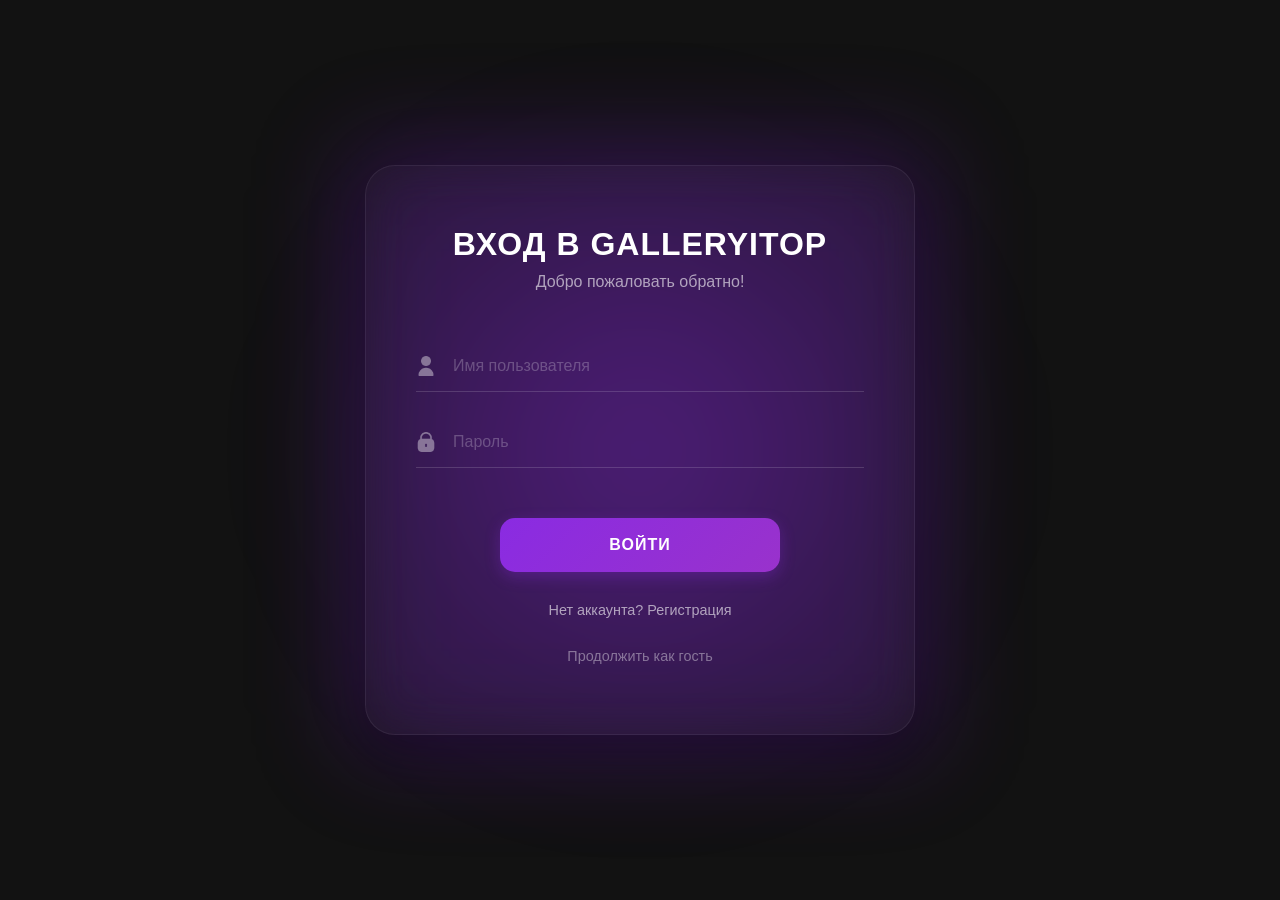
<file: index.html>
<!DOCTYPE html>
<html lang="ru">
<head>
    <meta charset="UTF-8">
    <meta name="viewport" content="width=device-width, initial-scale=1.0">
    <link rel="stylesheet" href="style.css">
    <script src="theme-loader.js"></script>
    <title>Вход — GALLERYITOP</title>
</head>
<body class="login-body">
    <div class="login-glow"></div> <main class="login-wrapper">
        <form class="login-card" id="loginForm">
            <div class="login-header">
                <h2>ВХОД В GALLERYITOP</h2>
                <p>Добро пожаловать обратно!</p>
            </div>
            
            <div class="input-group">
                <div class="input-modern">
                    <img src="img/user.png" alt="" class="input-icon">
                    <input type="text" id="loginInput" placeholder="Имя пользователя" required>
                </div>
                
                <div class="input-modern password-field">
                    <img src="img/lock.png" alt="" class="input-icon">
                    <input type="password" id="passInput" placeholder="Пароль" required>
                </div>
            </div>
            
            <div class="action-buttons vertical-buttons">
                <button type="submit" class="button-modern submit-button">ВОЙТИ</button>
                
                <div class="secondary-links" style="display: flex; flex-direction: column; align-items: center; gap: 10px;">
                    <a href="registration/registration.html" class="button-link">Нет аккаунта? Регистрация</a>
                    <a href="search/search.html" id="guestLink" class="button-link" style="opacity: 0.4;">Продолжить как гость</a>
                </div>
            </div>
        </form>
    </main>
    
    <script src="auth.js"></script>
</body>
</html>
</file>
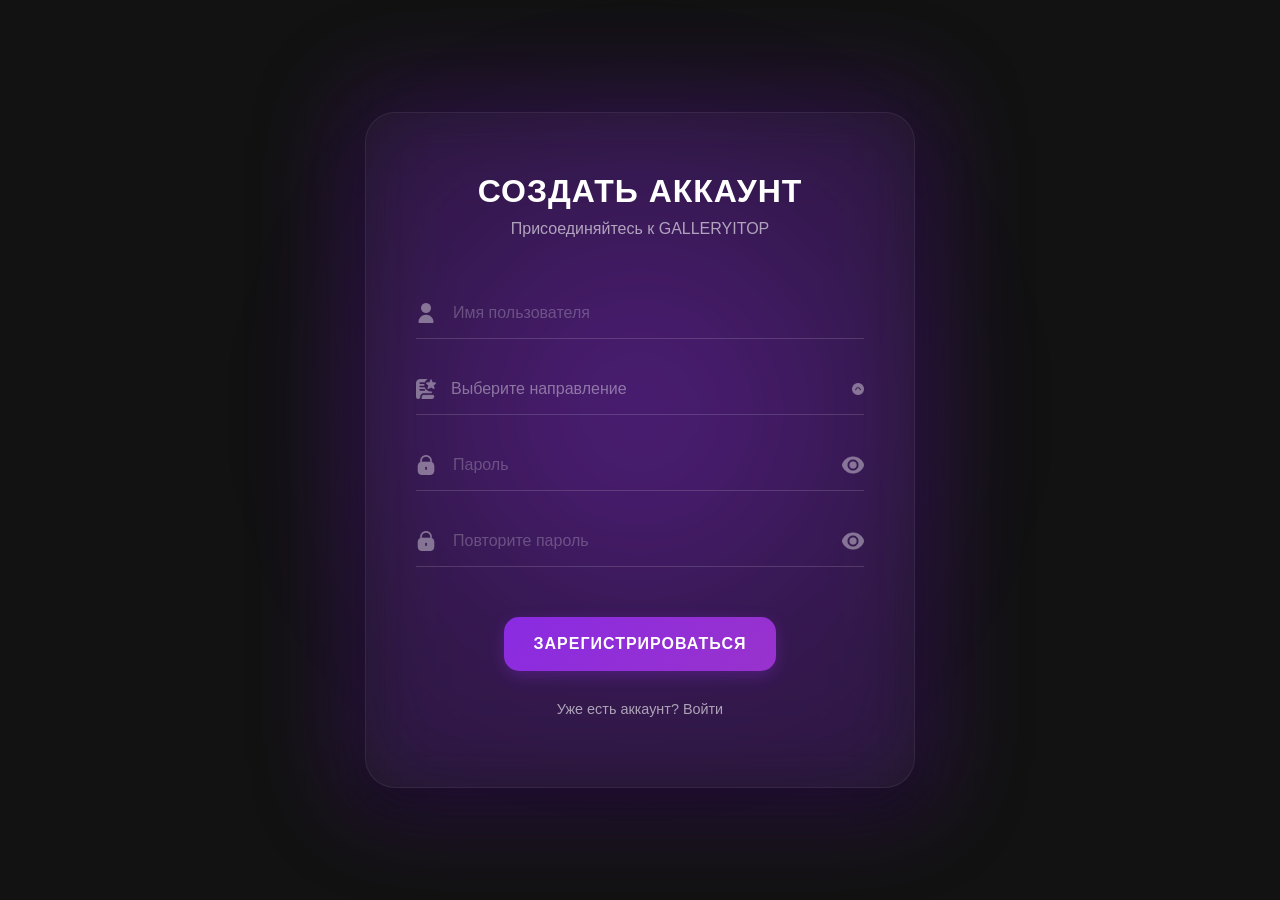
<file: registration/registration.html>
<!DOCTYPE html>
<html lang="ru">
<head>
    <meta charset="UTF-8">
    <meta name="viewport" content="width=device-width, initial-scale=1.0">
    <link rel="stylesheet" href="../style.css">
    <script src="../theme-loader.js"></script>
    <title>Регистрация — GALLERYITOP</title>
</head>
<body class="login-body">
    <main class="login-wrapper">
        <div class="login-glow"></div>
        
        <form class="login-card registration-card" id="registerForm">
            <div class="login-header">
                <h2>СОЗДАТЬ АККАУНТ</h2>
                <p>Присоединяйтесь к GALLERYITOP</p>
            </div>
            
            <div class="input-group">
                <div class="input-modern">
                    <img src="../img/user.png" alt="" class="input-icon">
                    <input type="text" id="regLogin" placeholder="Имя пользователя" required>
                </div>

                <div class="custom-select" id="regRoleContainer">
                    <div class="select-trigger input-modern">
                        <img src="../img/role.png" alt="" class="input-icon">
                        <span id="regRoleLabel">Выберите направление</span>
                        <img src="../img/angle-circle-up.png" alt="" class="arrow-icon">
                    </div>
                    <div class="select-options">
                        <div class="option" data-value="Программист">Программист</div>
                        <div class="option" data-value="Дизайнер">Дизайнер</div>
                        <div class="option" data-value="Преподаватель">Преподаватель</div>
                    </div>
                    <input type="hidden" id="regRole" required>
                </div>

                <div class="input-modern password-field">
                    <img src="../img/lock.png" alt="" class="input-icon">
                    <input type="password" id="regPass" placeholder="Пароль" required>
                    <img src="../img/eye.png" alt="" class="eye-icon" id="togglePass">
                </div>

                <div class="input-modern password-field">
                    <img src="../img/lock.png" alt="" class="input-icon">
                    <input type="password" id="regPassConfirm" placeholder="Повторите пароль" required>
                    <img src="../img/eye.png" alt="" class="eye-icon" id="togglePassConfirm">
                </div>
            </div>
            
            <div class="action-buttons horizontal-buttons">
                <button type="submit" class="button-modern submit-button">ЗАРЕГИСТРИРОВАТЬСЯ</button>
                <a href="../index.html" class="button-link">Уже есть аккаунт? Войти</a>
            </div>
        </form>
    </main>

    <script src="../auth.js"></script>
</body>
</html>
</file>
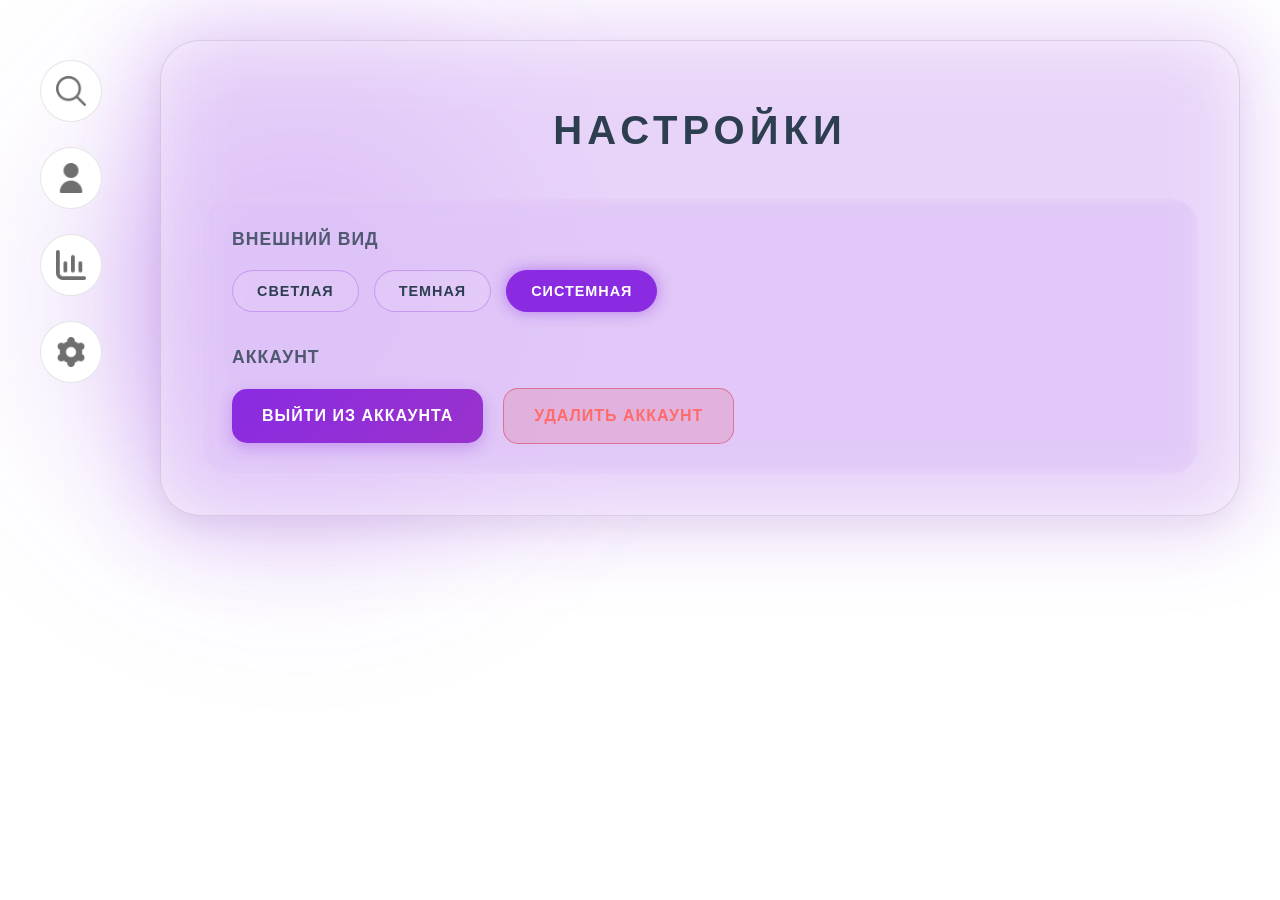
<file: settings/settings.html>
<!DOCTYPE html>
<html lang="ru">
<head>
    <meta charset="UTF-8">
    <meta name="viewport" content="width=device-width, initial-scale=1.0">
    <link rel="stylesheet" href="../style.css">
    <script src="../theme-loader.js"></script>
    <title>Настройки — GALLERYITOP</title>
</head>
<body class="search-page-body">
    <div class="login-glow"></div>
    <div class="app-container">
        <aside class="sidebar">
            <a href="../search/search.html"><div class="icon"><img src="../img/search.png" alt="Поиск"></div></a>
            <a href="../profile/profile.html"><div class="icon"><img src="../img/user.png" alt="Профиль"></div></a>
            <a href="../top/top.html"><div class="icon"><img src="../img/stats.png" alt="Топ"></div></a>
            <a href="../settings/settings.html"><div class="icon"><img src="../img/settings.png" alt="Настройки"></div></a>
        </aside>

        <main class="main-content glass-panel">
            <header class="top-header">
                <h1>НАСТРОЙКИ</h1>
            </header>

            <section class="settings-section">
                <!-- Внешний вид -->
                <div class="settings-block">
                    <h3>ВНЕШНИЙ ВИД</h3>
                    <div class="theme-switcher">
                        <button class="theme-btn" data-theme-val="light">СВЕТЛАЯ</button>
                        <button class="theme-btn" data-theme-val="dark">ТЕМНАЯ</button>
                        <button class="theme-btn" data-theme-val="system">СИСТЕМНАЯ</button>
                    </div>
                </div>

                <!-- Аккаунт -->
                <div class="settings-block">
                    <h3>АККАУНТ</h3>
                    <div class="account-actions">
                        <button class="button-modern secondary-button" id="logoutBtn">ВЫЙТИ ИЗ АККАУНТА</button>
                        <button class="button-modern delete-account-btn" id="deleteAccBtn">УДАЛИТЬ АККАУНТ</button>
                    </div>
                </div>
            </section>
        </main>
    </div>

    <!-- Модальное окно (остаётся без изменений) -->
    <div class="modal-overlay" id="confirmModal" style="display: none;">
        <div class="modal-glass-card confirm-card">
            <h2 id="confirmTitle">ВЫ УВЕРЕНЫ?</h2>
            <p id="confirmText">Это действие нельзя будет отменить.</p>
            <div class="action-buttons horizontal-buttons">
                <button class="button-modern submit-button green-btn" id="confirmYes">ДА, ПОДТВЕРЖДАЮ</button>
                <button class="button-link" id="confirmNo">ОТМЕНА</button>
            </div>
        </div>
    </div>

    <script src="../auth.js"></script>
    <script src="setting.js"></script>
</body>
</html>
</file>
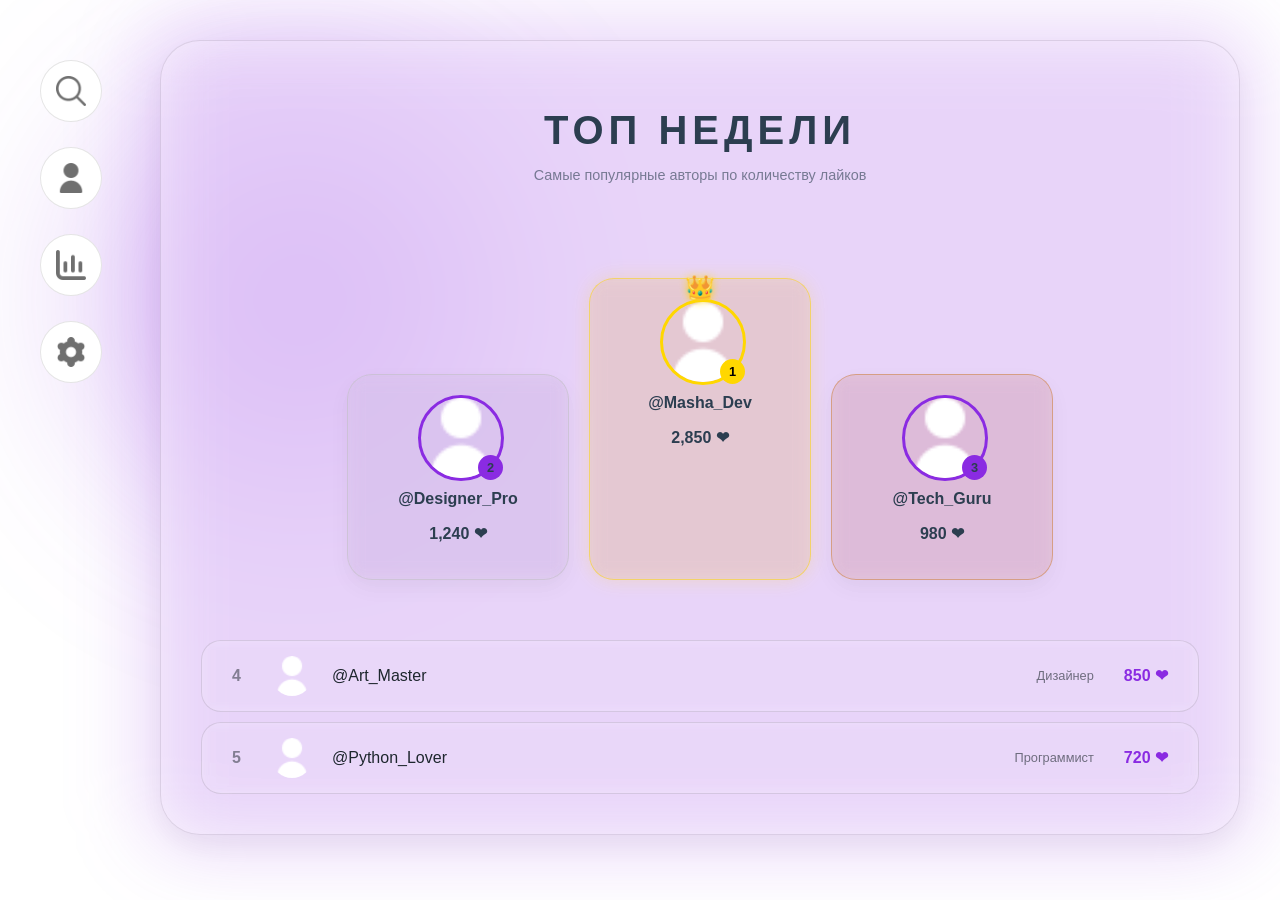
<file: top/top.html>
<!DOCTYPE html>
<html lang="ru">
<head>
    <meta charset="UTF-8">
    <meta name="viewport" content="width=device-width, initial-scale=1.0">
    <link rel="stylesheet" href="../style.css">
    <script src="../theme-loader.js"></script>
    <title>Топ недели — GALLERYITOP</title>
</head>
<body class="search-page-body">
    <div class="login-glow"></div> 

    <div class="app-container">
        <aside class="sidebar">
            <a href="../search/search.html"><div class="icon"><img src="../img/search.png" alt="Поиск"></div></a>
            <a href="../profile/profile.html"><div class="icon"><img src="../img/user.png" alt="Профиль"></div></a>
            <a href="../top/top.html"><div class="icon"><img src="../img/stats.png" alt="Топ"></div></a>
            <a href="../settings/settings.html"><div class="icon"><img src="../img/settings.png" alt="Настройки"></div></a>
        </aside>

        <main class="main-content glass-panel">
            <header class="top-header">
                <h1>ТОП НЕДЕЛИ</h1>
                <p>Самые популярные авторы по количеству лайков</p>
            </header>

            <section class="podium">
                <div class="podium-item silver">
                    <div class="podium-avatar">
                        <img src="../img/user.png" alt="">
                        <div class="rank-badge">2</div>
                    </div>
                    <p class="podium-name">@Designer_Pro</p>
                    <p class="podium-likes">1,240 ❤</p>
                </div>

                <div class="podium-item gold">
                    <div class="podium-avatar">
                        <div class="crown">👑</div>
                        <img src="../img/user.png" alt="">
                        <div class="rank-badge">1</div>
                    </div>
                    <p class="podium-name">@Masha_Dev</p>
                    <p class="podium-likes">2,850 ❤</p>
                </div>

                <div class="podium-item bronze">
                    <div class="podium-avatar">
                        <img src="../img/user.png" alt="">
                        <div class="rank-badge">3</div>
                    </div>
                    <p class="podium-name">@Tech_Guru</p>
                    <p class="podium-likes">980 ❤</p>
                </div>
            </section>

            <div class="top-list">
                <div class="top-list-item">
                    <span class="list-rank">4</span>
                    <img src="../img/user.png" alt="" class="list-avatar">
                    <span class="list-name">@Art_Master</span>
                    <span class="list-role">Дизайнер</span>
                    <span class="list-likes">850 ❤</span>
                </div>
                <div class="top-list-item">
                    <span class="list-rank">5</span>
                    <img src="../img/user.png" alt="" class="list-avatar">
                    <span class="list-name">@Python_Lover</span>
                    <span class="list-role">Программист</span>
                    <span class="list-likes">720 ❤</span>
                </div>
            </div>
        </main>
    </div>

    <script>
    // Добавляем иконку просмотра профиля по клику (можно перенаправить)
    document.querySelectorAll('.top-list-item').forEach(item => {
        item.style.cursor = 'pointer';
        item.addEventListener('click', () => {
            const name = item.querySelector('.list-name')?.innerText || 'пользователь';
            alert(`Переход на профиль ${name} (демо)`);
            // window.location.href = `../profile/profile.html?user=${name}`;
        });
    });
    
</script>
</body>
</html>
</file>
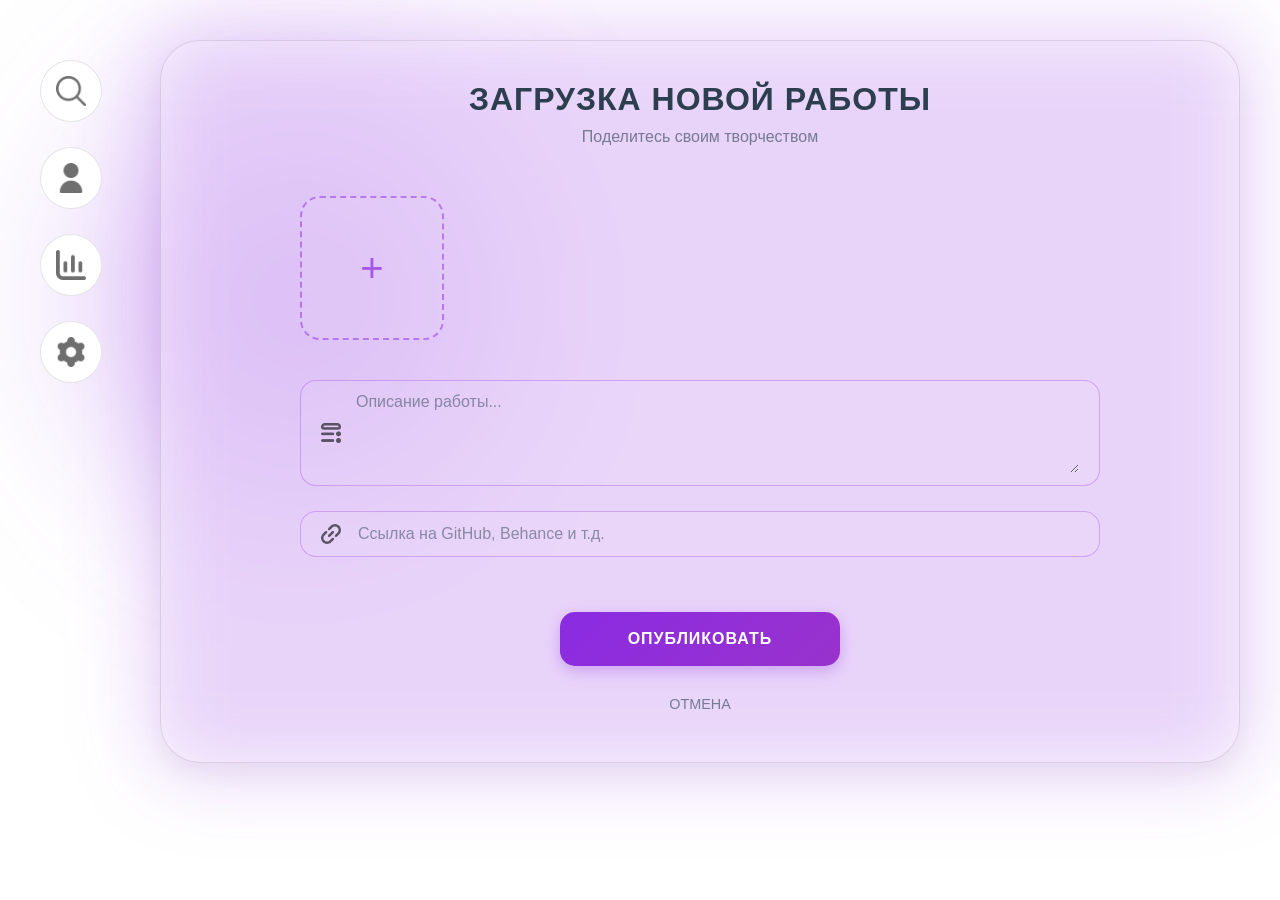
<file: upload/upload.html>
<!DOCTYPE html>
<html lang="ru">
<head>
    <meta charset="UTF-8">
    <meta name="viewport" content="width=device-width, initial-scale=1.0">
    <title>Загрузка работы</title>
    <link rel="stylesheet" href="../style.css">
    <script src="../theme-loader.js"></script>
</head>
<body class="search-page-body">
    <div class="login-glow"></div>

    <div class="app-container">
        <aside class="sidebar">
            <a href="../search/search.html"><div class="icon"><img src="../img/search.png" alt="Поиск"></div></a>
            <a href="../profile/profile.html"><div class="icon"><img src="../img/user.png" alt="Профиль"></div></a>
            <a href="../top/top.html"><div class="icon"><img src="../img/stats.png" alt="Топ"></div></a>
            <a href="../settings/settings.html"><div class="icon"><img src="../img/settings.png" alt="Настройки"></div></a>
        </aside>

        <main class="main-content glass-panel">
            <div class="upload-container">
                <div class="login-header">
                    <h2>ЗАГРУЗКА НОВОЙ РАБОТЫ</h2>
                    <p>Поделитесь своим творчеством</p>
                </div>

                <form id="uploadForm">
                    <!-- Динамическая сетка изображений -->
                    <div class="images-grid" id="imagesGrid">
                        <div class="image-upload-card add-card" id="addImageCard">
                            <div class="plus-icon">+</div>
                        </div>
                    </div>

                    <!-- Поле описания -->
                    <div class="input-modern">
                        <img src="../img/description.png" alt="" class="input-icon">
                        <textarea id="workDescription" rows="4" placeholder="Описание работы..."></textarea>
                    </div>

                    <!-- Поле ссылки -->
                    <div class="input-modern">
                        <img src="../img/link.png" alt="" class="input-icon">
                        <input type="url" id="workLink" placeholder="Ссылка на GitHub, Behance и т.д.">
                    </div>

                    <div class="action-buttons vertical-buttons modal-actions">
                        <button type="submit" class="button-modern submit-button">ОПУБЛИКОВАТЬ</button>
                        <a href="../search/search.html" class="button-link">ОТМЕНА</a>
                    </div>
                </form>
            </div>
        </main>
    </div>

    <script>
        const imagesGrid = document.getElementById('imagesGrid');
        const addCard = document.getElementById('addImageCard');
        let imageCount = 0;
        let uploadedFiles = [];

        // Создаём новый элемент загруженного изображения
        function createImageCard(file) {
            const card = document.createElement('div');
            card.className = 'image-upload-card loaded-card';
            
            const img = document.createElement('img');
            img.src = URL.createObjectURL(file);
            img.className = 'uploaded-image';
            
            const deleteBtn = document.createElement('button');
            deleteBtn.className = 'delete-image';
            deleteBtn.innerHTML = '✕';
            deleteBtn.title = 'Удалить';
            deleteBtn.addEventListener('click', (e) => {
                e.stopPropagation();
                card.remove();
                // Удаляем файл из массива uploadedFiles
                const index = uploadedFiles.findIndex(f => f === file);
                if (index !== -1) uploadedFiles.splice(index, 1);
                // Если после удаления остался только addCard, ничего не делаем
            });
            
            card.appendChild(img);
            card.appendChild(deleteBtn);
            
            // Вставляем перед addCard
            imagesGrid.insertBefore(card, addCard);
            return card;
        }
        
        // Обработчик добавления нового изображения (через клик на addCard)
        function triggerFileInput() {
            const input = document.createElement('input');
            input.type = 'file';
            input.accept = 'image/*';
            input.onchange = (e) => {
                const file = e.target.files[0];
                if (file && file.type.startsWith('image/')) {
                    createImageCard(file);
                    uploadedFiles.push(file);
                }
            };
            input.click();
        }
        
        addCard.addEventListener('click', triggerFileInput);
        
        // Обработка отправки формы
        document.getElementById('uploadForm').addEventListener('submit', async (e) => {
            e.preventDefault();
            
            const description = document.getElementById('workDescription').value;
            const link = document.getElementById('workLink').value;
            
            if (uploadedFiles.length === 0) {
                alert('Загрузите хотя бы одно изображение');
                return;
            }
            
            // Здесь вы можете отправить данные на сервер через fetch
            // Например:
            /*
            const formData = new FormData();
            uploadedFiles.forEach(file => formData.append('images[]', file));
            formData.append('description', description);
            formData.append('link', link);
            
            const response = await fetch('../api/upload', { method: 'POST', body: formData });
            if (response.ok) {
                alert('Работа успешно загружена!');
                window.location.href = '../search/search.html';
            } else {
                alert('Ошибка загрузки');
            }
            */
            
            // Пока имитация:
            console.log('Изображения:', uploadedFiles);
            console.log('Описание:', description);
            console.log('Ссылка:', link);
            alert('Работа успешно загружена! (демо)');
            window.location.href = '../search/search.html';
        });
    </script>

    <style>
        .upload-container {
            max-width: 800px;
            margin: 0 auto;
            width: 100%;
        }
        .images-grid {
            display: grid;
            grid-template-columns: repeat(auto-fill, minmax(140px, 1fr));
            gap: 20px;
            margin-bottom: 40px;
        }
        .image-upload-card {
            aspect-ratio: 1 / 1;
            background: rgba(255,255,255,0.05);
            border: 2px dashed rgba(138,43,226,0.5);
            border-radius: 20px;
            display: flex;
            justify-content: center;
            align-items: center;
            cursor: pointer;
            transition: 0.3s;
            position: relative;
            overflow: hidden;
        }
        .image-upload-card:hover {
            border-color: #8a2be2;
            background: rgba(138,43,226,0.1);
        }
        .add-card .plus-icon {
            font-size: 2.5rem;
            color: rgba(138,43,226,0.7);
        }
        .loaded-card {
            border: 2px solid rgba(138,43,226,0.6);
            background: transparent;
        }
        .uploaded-image {
            width: 100%;
            height: 100%;
            object-fit: cover;
            display: block;
        }
        .delete-image {
            position: absolute;
            top: 8px;
            right: 8px;
            width: 28px;
            height: 28px;
            background: rgba(0,0,0,0.6);
            border: none;
            border-radius: 50%;
            color: white;
            font-size: 1rem;
            cursor: pointer;
            display: flex;
            justify-content: center;
            align-items: center;
            transition: 0.2s;
        }
        .delete-image:hover {
            background: #ff4444;
            transform: scale(1.1);
        }
        .input-modern {
            margin-bottom: 20px;
        }
        textarea {
            width: 100%;
            background: none;
            border: none;
            outline: none;
            color: var(--text-main);
            font-size: 1rem;
            font-family: inherit;
            resize: vertical;
            padding: 0;
        }
        textarea::placeholder,
        input::placeholder {
            color: var(--text-main);
            opacity: 0.4;
        }
        .input-modern:focus-within textarea,
        .input-modern:focus-within input {
            border-color: #8a2be2;
        }
        .input-modern:focus-within .input-icon {
            opacity: 1;
        }
    </style>
</body>
</html>
</file>
<file: style.css>
:root {
    /* --- НОВАЯ УЛУЧШЕННАЯ СВЕТЛАЯ ТЕМА --- */
    --bg-app: linear-gradient(135deg, #eef2f7 0%, #e0e8f0 100%);
    --bg-main: rgba(255, 255, 255, 0.8);
    --bg-card: #ffffff;
    --bg-search: #f8f9fc;
    --bg-image: #e9ecef;
    --text-main: #2c3e50;
    --glass-border: rgba(0, 0, 0, 0.1);
    --glass-shadow: 0 12px 30px rgba(0, 0, 0, 0.05);
    --icon-filter: invert(0) brightness(0.2);
    --icon-bg-hover: rgba(138, 43, 226, 0.1);
    --color-glow: rgba(138, 43, 226, 0.2);
    --glass-bg: rgba(255, 255, 255, 0.6);
    --profile-cover-gradient: linear-gradient(135deg, #8a2be2, #b75eff);
    --profile-avatar-bg: #ffffff;
    --profile-name-color: #1e272e;
    --profile-role-color: #8a2be2;
    --profile-card-bg: #ffffff;
    --profile-card-shadow: 0 8px 20px rgba(0, 0, 0, 0.05);
    --modal-bg: rgba(243, 232, 255, 0.95);
    --modal-text: #2c3e50;
    --modal-input-bg: rgba(0,0,0,0.05);
    --modal-border: rgba(138,43,226,0.4);
}

[data-theme="dark"] {
    --bg-app: #1a1a1a;
    --bg-main: #2d2d2d;
    --bg-card: #3d3d3d;
    --bg-image: #505050;
    --bg-search: #3d3d3d;
    --text-main: #ffffff;
    --glass-border: rgba(255, 255, 255, 0.1);
    --glass-shadow: 0 12px 40px rgba(0, 0, 0, 0.3);
    --icon-filter: brightness(0) invert(1);
    --color-glow: rgba(63, 35, 87, 0.55);
    --glass-bg: rgba(0, 0, 0, 0.3);
    --modal-bg: rgba(20, 20, 30, 0.95);
    --modal-text: #ffffff;
    --modal-input-bg: rgba(255,255,255,0.1);
    --modal-border: rgba(138,43,226,0.5);
}

@media (prefers-color-scheme: dark) {
    [data-theme="system"] {
        --bg-app: #1a1a1a;
        --bg-main: #2d2d2d;
        --bg-card: #3d3d3d;
        --bg-image: #505050;
        --bg-search: #3d3d3d;
        --text-main: #ffffff;
        --glass-border: rgba(255, 255, 255, 0.1);
        --glass-shadow: 0 12px 40px rgba(0, 0, 0, 0.3);
        --icon-filter: brightness(0) invert(1);
        --color-glow: rgba(63, 35, 87, 0.55);
        --glass-bg: rgba(0, 0, 0, 0.3);
    }
}

/* Исправление для иконок */
.icon img,
.search-icon-inner img,
.input-icon,
.eye-icon,
.arrow-icon {
    filter: var(--icon-filter);
    transition: filter 0.3s ease;
}

.card-modern .user-name,
.search-header h1 {
    color: var(--text-main) !important;
}

.main-content.glass-panel {
    background: var(--glass-bg) !important;
    backdrop-filter: blur(15px);
    border: 1px solid var(--glass-border);
    box-shadow: var(--glass-shadow);
}

/* Стиль для активной кнопки в настройках */
.theme-btn.active {
    background: #8a2be2 !important;
    color: white !important;
    border-color: #8a2be2 !important;
}

/* Зеленая кнопка подтверждения */
.green-btn {
    background: #28a745 !important;
    border-color: #28a745 !important;
    color: white !important;
}

.danger-text,
.button-link {
    background: none !important;
    background-color: transparent !important;
    border: none !important;
    box-shadow: none !important;
    color: var(--text-main) !important;
    opacity: 0.6;
    cursor: pointer;
    font-family: inherit;
    font-size: 0.9rem;
    transition: all 0.3s ease;
    text-decoration: none;
    padding: 10px 0;
    display: inline-block;
}

.danger-text:hover,
.button-link:hover {
    opacity: 1;
    transform: translateY(-2px);
}

.danger-zone {
    background: none !important;
    border: none !important;
    padding: 0 !important;
}

/* Базовые стили */
body {
    margin: 0;
    font-family: 'Arial', sans-serif;
    background-color: var(--bg-app);
    color: var(--text-main);
    min-height: 100vh;
    background-attachment: fixed;
    transition: all 0.1s ease;
}

h1, h2, h3, p {
    color: var(--text-main);
}

/* Специальный класс для body на странице логина (чтобы центрировать) */
.login-body {
    display: flex !important;
    justify-content: center !important;
    align-items: center !important;
    height: 100vh !important;
    padding: 20px;
    box-sizing: border-box;
    position: relative;
    overflow: hidden;
    background-color: #121212;
}

.login-body .login-card h2,
.login-body .login-card p,
.login-body .login-card a,
.login-body .login-header h2,
.login-body .login-header p,
.login-body .input-modern input,
.login-body .select-trigger span,
.login-body .option,
.login-body #regRoleLabel {
    color: #ffffff !important;
}

.login-body .select-options {
    background: rgba(40, 40, 40, 0.95) !important;
    border: 1px solid rgba(255, 255, 255, 0.1);
    backdrop-filter: blur(10px);
}

.login-body .option:hover {
    background: rgba(138, 43, 226, 0.3) !important;
    color: #ffffff !important;
}

.login-body .custom-select .input-icon,
.login-body .custom-select .arrow-icon {
    filter: brightness(0) invert(1) !important;
}

.login-body .input-modern input::placeholder {
    color: rgba(255, 255, 255, 0.6) !important;
}

.login-wrapper {
    width: 100%;
    display: flex;
    justify-content: center;
}

.login-card h2,
.login-card p,
.login-card a,
.login-header h2,
.login-header p {
    color: var(--text-main) !important;
}

.input-modern input {
    color: var(--text-main) !important;
    background: transparent;
}

.input-modern input::placeholder {
    color: var(--text-main);
    opacity: 0.6;
}

.login-card {
    background-color: var(--bg-main);
    padding: 50px 40px;
    border-radius: 40px;
    width: 100%;
    max-width: 500px;
    box-shadow: 0 15px 30px rgba(0, 0, 0, 0.2);
    box-sizing: border-box;
    display: flex;
    flex-direction: column;
    align-items: center;
    position: relative;
}

.login-card::before {
    content: "";
    position: absolute;
    top: -20px;
    left: -20px;
    right: -20px;
    bottom: -20px;
    background: #6c19b981;
    filter: blur(50px);
    border-radius: 30px;
    z-index: -1;
    opacity: 0.6;
    transition: opacity 0.5s ease;
}

.login-card:hover::before {
    opacity: 0.8;
}

.login-header {
    background-color: var(--bg-search);
    padding: 15px 30px;
    border-radius: 30px;
    margin-bottom: 40px;
}

.login-header h2 {
    margin: 0;
    font-size: 1rem;
    color: var(--text-main);
    font-weight: 900;
}

.input-group {
    width: 100%;
    display: flex;
    flex-direction: column;
    gap: 20px;
    margin-bottom: 40px;
}

.input-oval {
    background-color: var(--bg-search);
    border-radius: 30px;
    padding: 10px 20px;
    display: flex;
    align-items: center;
}

.input-oval input {
    background: none;
    border: none;
    outline: none;
    width: 100%;
    color: inherit;
    font-size: 0.9rem;
}

.action-buttons {
    width: 100%;
    display: flex;
    flex-direction: column;
    align-items: center;
    gap: 15px;
}

.button-oval {
    background-color: var(--bg-search);
    padding: 15px 0;
    border-radius: 30px;
    text-decoration: none;
    color: var(--text-main);
    font-size: 0.9rem;
    font-weight: 900;
    transition: 0.3s;
    width: 200px;
    text-align: center;
    display: block;
}

.secondary-button {
    background-color: var(--bg-search);
}

.button-oval:hover {
    transform: scale(1.05);
    filter: brightness(1.1);
    background-color: #4a4a4a;
}

.submit-button {
    background-color: #8a2be2;
    color: #ffffff !important;
}

.submit-button:hover {
    box-shadow: 0 0 10px rgba(138, 43, 226, 0.5);
    background-color: #9932cc;
}

.app-container {
    display: flex;
    gap: 40px;
    padding: 40px;
    max-width: 1400px;
    margin: 0 auto;
    min-height: calc(100vh - 80px);
}

.sidebar {
    display: flex;
    flex-direction: column;
    gap: 25px;
    padding-top: 20px;
    min-width: 80px;
    position: sticky;
    top: 40px;
    height: fit-content;
    z-index: 10;
}

.icon {
    width: 60px;
    height: 60px;
    background: var(--bg-card);
    backdrop-filter: blur(10px);
    border: 1px solid var(--glass-border);
    border-radius: 50%;
    display: flex;
    justify-content: center;
    align-items: center;
    cursor: pointer;
    transition: all 0.4s cubic-bezier(0.175, 0.885, 0.32, 1.275);
    position: relative;
}

.icon img {
    width: 50%;
    height: 50%;
    object-fit: contain;
    filter: var(--icon-filter);
    opacity: 0.7;
    transition: 0.3s;
}

.icon:hover {
    transform: scale(1.1);
    background: rgba(138, 43, 226, 0.2);
    border-color: #8a2be2;
    box-shadow: 0 0 20px rgba(138, 43, 226, 0.4);
}

.icon:hover img {
    opacity: 1;
    transform: rotate(5deg);
}

.icon.active {
    background: #8a2be2;
    border-color: #8a2be2;
    box-shadow: 0 0 25px rgba(138, 43, 226, 0.6);
}

.icon.active img {
    opacity: 1;
}

.main-content {
    flex-grow: 1;
    background-color: var(--bg-main);
    border-radius: 40px;
    padding: 40px;
    display: flex;
    flex-direction: column;
    height: fit-content;
    position: relative;
    background-color: var(--bg-main);
    border-radius: 40px;
}

.main-content::before {
    content: "";
    position: absolute;
    top: -15px;
    left: -15px;
    right: -15px;
    bottom: -15px;
    background: var(--color-glow);
    filter: blur(40px);
    border-radius: 50px;
    z-index: -1;
    animation: glow-pulse 4s infinite alternate;
}

@keyframes glow-pulse {
    0% {
        filter: blur(35px);
        opacity: 0.8;
    }
    100% {
        filter: blur(50px);
        opacity: 1;
        transform: scale(1.02);
    }
}

header h1 {
    font-size: 1.2rem;
    margin-bottom: 20px;
    text-align: center;
}

.search-bar {
    background-color: var(--bg-search);
    border-radius: 30px;
    padding: 10px 20px;
    width: 90%;
    max-width: 800px;
    margin: 0 auto 40px auto;
    display: flex;
    align-items: center;
    border: 1px solid var(--glass-border);
}

.search-bar input {
    background: none;
    border: none;
    outline: none;
    width: 100%;
    color: var(--text-main);
    font-size: 0.9rem;
}

.search-bar-modern input::placeholder {
    color: var(--text-main);
    opacity: 0.5;
}

.search-icon {
    width: 35px;
    height: 35px;
    background-color: #4a4a4a;
    border-radius: 50%;
    display: flex;
    justify-content: center;
    align-items: center;
    margin-right: 10px;
    flex-shrink: 0;
}

.search-icon img {
    width: 50%;
    height: 50%;
    object-fit: contain;
}

.gallery-grid {
    display: grid;
    grid-template-columns: repeat(auto-fill, minmax(250px, 1fr));
    gap: 30px;
    width: 100%;
}

.card {
    background-color: var(--bg-card);
    border-radius: 25px;
    padding: 15px;
    display: flex;
    flex-direction: column;
    align-items: center;
}

.image-placeholder {
    background-color: var(--bg-image);
    width: 100%;
    aspect-ratio: 1 / 1;
    border-radius: 20px;
    margin-bottom: 5px;
}

.user-name {
    font-weight: bold;
    font-size: 0.9rem;
    margin: 0;
    margin-top: 10px;
}

.user-name,
.podium-name,
.podium-likes,
.profile-header-visual h1,
.settings-section h3 {
    color: var(--text-main) !important;
}

.card-modern .user-name {
    color: var(--text-main);
}

@media (max-width: 768px) {
    .app-container {
        flex-direction: column;
        align-items: center;
        padding: 10px;
        gap: 20px;
    }

    .sidebar {
        flex-direction: row;
        justify-content: center;
        width: 100%;
        min-width: auto;
        padding: 10px 0;
        position: static;
    }

    .icon {
        flex-shrink: 0;
        width: 50px;
        height: 50px;
    }

    .main-content {
        width: 100%;
        box-sizing: border-box;
    }
}

.profile-container {
    display: flex;
    justify-content: center;
    width: 100%;
    margin-bottom: 50px;
}

.profile-avatar {
    width: 110px;
    height: 110px;
    background-color: var(--bg-card);
    border-radius: 50%;
    margin-bottom: 20px;
    display: flex;
    justify-content: center;
    align-items: center;
    overflow: hidden;
}

.profile-avatar img {
    width: 85%;
    height: 85%;
    object-fit: contain;
}

.user-meta {
    display: flex;
    flex-direction: column;
    align-items: center;
}

.profile-info-card {
    background-color: var(--bg-search);
    padding: 20px;
    border-radius: 40px;
    width: 100%;
    max-width: 600px;
    display: flex;
    flex-direction: column;
    align-items: center;
    text-align: center;
}

.user-nickname {
    font-size: 1.6rem;
    margin: 0 0 5px 0;
}

.user-group {
    margin: 0 0 20px 0;
    opacity: 0.7;
}

.social-links {
    display: flex;
    gap: 20px;
}

.social-icon {
    width: 50px;
    height: 50px;
    background-color: #414141;
    border-radius: 50%;
    display: flex;
    justify-content: center;
    align-items: center;
    transition: 0.3s;
}

.social-icon img {
    width: 25px;
    filter: var(--icon-filter);
}

.social-icon:hover {
    background-color: #8a2be2;
    transform: translateY(-3px);
}

.section-title {
    text-align: center;
    margin-bottom: 30px;
    font-weight: normal;
}

@media (max-width: 768px) {
    .profile-header {
        flex-direction: column;
        text-align: center;
    }

    .profile-info-card {
        flex-direction: column;
        gap: 20px;
        width: 100%;
        padding: 20px;
    }
}

.gallery-grid {
    display: grid;
    grid-template-columns: repeat(auto-fit, minmax(200px, 1fr));
    gap: 30px;
    width: 100%;
    justify-content: center;
    align-items: center;
}

.card {
    background-color: var(--bg-card);
    border-radius: 35px;
    aspect-ratio: 1 / 1;
    position: relative;
    display: flex;
    justify-content: center;
    align-items: center;
    padding: 15px;
    box-sizing: border-box;
    transition: all 0.3s ease;
    border: 2px solid transparent;
}

.card:hover {
    transform: scale(1.02);
    border-color: #8a2be2;
}

.image-placeholder {
    width: 100%;
    height: 100%;
    background-color: var(--bg-image);
    border-radius: 25px;
    display: block;
}

.works-oval-container {
    background-color: var(--bg-search);
    border-radius: 60px;
    padding: 40px;
    width: 90%;
    max-width: 1000px;
    margin: 0 auto;
    box-sizing: border-box;
    display: flex;
    justify-content: center;
}

.login-glow {
    position: absolute;
    width: 600px;
    height: 600px;
    background: radial-gradient(circle, rgba(138, 43, 226, 0.4) 0%, rgba(138, 43, 226, 0) 70%);
    filter: blur(80px);
    border-radius: 50%;
    z-index: 0;
    pointer-events: none;
}

.login-card {
    background: rgba(255, 255, 255, 0.03);
    backdrop-filter: blur(20px);
    -webkit-backdrop-filter: blur(20px);
    border: 1px solid rgba(255, 255, 255, 0.08);
    padding: 60px 50px;
    border-radius: 30px;
    width: 100%;
    max-width: 550px;
    box-shadow: 0 20px 40px rgba(0, 0, 0, 0.4);
    box-sizing: border-box;
    display: flex;
    flex-direction: column;
    align-items: center;
    position: relative;
    z-index: 1;
    transition: transform 0.3s ease, box-shadow 0.3s ease;
}

.login-card:hover {
    transform: translateY(-5px);
    box-shadow: 0 25px 50px rgba(0, 0, 0, 0.5);
}

.login-header {
    text-align: center;
    margin-bottom: 50px;
    background: none;
    padding: 0;
}

.login-header h2 {
    margin: 0;
    font-size: 2rem;
    color: var(--text-main);
    font-weight: 800;
    letter-spacing: 1px;
    text-transform: uppercase;
}

.login-header p {
    margin: 10px 0 0;
    font-size: 1rem;
    color: var(--text-main);
    opacity: 0.6;
}

.input-group {
    width: 100%;
    display: flex;
    flex-direction: column;
    gap: 25px;
    margin-bottom: 50px;
}

.input-modern {
    position: relative;
    width: 100%;
    display: flex;
    align-items: center;
    border-bottom: 1px solid rgba(255, 255, 255, 0.15);
    padding: 15px 0;
    transition: 0.3s;
    box-sizing: border-box;
}

.input-modern:focus-within {
    border-color: #8a2be2;
    box-shadow: 0 1px 0 #8a2be2, 0 5px 10px rgba(138, 43, 226, 0.2);
}

.input-icon {
    width: 20px;
    height: 20px;
    margin-right: 15px;
    opacity: 0.4;
    transition: 0.3s;
    filter: brightness(0) invert(1);
}

.input-modern:focus-within .input-icon {
    opacity: 1;
    filter: none;
}

.input-modern input {
    background: none;
    border: none;
    outline: none;
    width: 100%;
    color: var(--text-main);
    font-size: 1rem;
    font-family: inherit;
    box-sizing: border-box;
}

.input-modern input::placeholder {
    color: var(--text-main);
    opacity: 0.4;
}

.password-field {
    padding-right: 40px;
}

.eye-icon {
    position: absolute;
    right: 0;
    top: 50%;
    transform: translateY(-50%);
    width: 22px;
    cursor: pointer;
    opacity: 0.4;
    transition: 0.3s;
    filter: brightness(0) invert(1);
}

.eye-icon:hover {
    opacity: 1;
}

.custom-select {
    position: relative;
    cursor: pointer;
}

.select-trigger {
    justify-content: space-between;
}

.select-trigger span {
    flex-grow: 1;
    color: var(--text-main);
    opacity: 0.4;
}

.select-trigger.selected span {
    opacity: 1;
}

.arrow-icon {
    width: 12px;
    transition: 0.3s ease;
    filter: brightness(0) invert(1);
    opacity: 0.4;
}

.custom-select.open .arrow-icon {
    transform: rotate(180deg);
    opacity: 1;
}

.select-options {
    position: absolute;
    top: calc(100% + 10px);
    left: 0;
    width: 100%;
    background: rgba(30, 30, 30, 0.9);
    backdrop-filter: blur(10px);
    border-radius: 15px;
    border: 1px solid rgba(255, 255, 255, 0.08);
    box-shadow: 0 10px 30px rgba(0, 0, 0, 0.5);
    opacity: 0;
    visibility: hidden;
    transform: translateY(-10px);
    transition: 0.3s ease;
    z-index: 100;
    overflow: hidden;
}

.custom-select.open .select-options {
    opacity: 1;
    visibility: visible;
    transform: translateY(0);
}

.select-options .option {
    padding: 15px 20px;
    color: var(--text-main);
    font-size: 0.95rem;
    transition: 0.2s;
}

.select-options .option:hover {
    background-color: rgba(138, 43, 226, 0.1);
    color: #ffffff;
}

.select-options .option.selected {
    background-color: #8a2be2;
    color: #ffffff;
}

.action-buttons {
    width: 100%;
}

.horizontal-buttons {
    display: flex;
    justify-content: space-between;
    align-items: center;
    gap: 20px;
}

.button-modern {
    background: linear-gradient(135deg, #8a2be2 0%, #9932cc 100%);
    padding: 18px 30px;
    border-radius: 15px;
    text-decoration: none;
    color: #ffffff !important;
    font-size: 1rem;
    font-weight: 700;
    letter-spacing: 1px;
    text-transform: uppercase;
    transition: 0.3s ease;
    border: none;
    cursor: pointer;
    box-shadow: 0 5px 15px rgba(138, 43, 226, 0.3);
    text-align: center;
}

.button-modern:hover {
    transform: translateY(-2px);
    box-shadow: 0 8px 25px rgba(138, 43, 226, 0.5);
}

.button-link {
    text-decoration: none;
    color: var(--text-main);
    font-size: 0.9rem;
    opacity: 0.6;
    transition: 0.3s;
    font-weight: 500;
}

.button-link:hover {
    opacity: 1;
    color: #8a2be2;
}

.input-oval select {
    background: none;
    border: none;
    outline: none;
    width: 100%;
    color: inherit;
    font-size: 0.9rem;
    font-family: inherit;
    cursor: pointer;
    -webkit-appearance: none;
    -moz-appearance: none;
    appearance: none;
}

.input-oval select option {
    background-color: var(--bg-app);
    color: var(--text-main);
    padding: 10px;
}

.toast {
    position: fixed;
    top: 20px;
    right: 20px;
    background-color: var(--bg-card);
    color: var(--text-main);
    padding: 20px 30px;
    border-radius: 20px;
    z-index: 1000;
    font-weight: bold;
    font-size: 0.9rem;
    border: 2px solid #8a2be2;
    box-shadow: 0 0 10px rgba(138, 43, 226, 0.6), 0 0 20px rgba(138, 43, 226, 0.4), 0 0 30px rgba(138, 43, 226, 0.2);
    animation: toastSlideIn 0.5s ease forwards;
}

@keyframes toastSlideIn {
    0% {
        opacity: 0;
        transform: translateX(100%);
    }
    100% {
        opacity: 1;
        transform: translateX(0);
    }
}

@keyframes toastFadeOut {
    0% {
        opacity: 1;
        transform: translateX(0);
    }
    100% {
        opacity: 0;
        transform: translateX(50%);
    }
}

.vertical-buttons {
    display: flex;
    flex-direction: column;
    align-items: center;
    gap: 20px;
    width: 100%;
}

.vertical-buttons .button-modern {
    width: 100%;
    max-width: 280px;
}

.login-body {
    position: relative;
    z-index: 1;
    background-color: #121212;
}

.guest-button {
    background: rgba(255, 255, 255, 0.05) !important;
    border: 1px solid rgba(138, 43, 226, 0.4) !important;
    box-shadow: none !important;
    margin-top: -10px;
}

.guest-button:hover {
    background: rgba(138, 43, 226, 0.1) !important;
    box-shadow: 0 0 15px rgba(138, 43, 226, 0.2) !important;
}

.search-page-body {
    background-color: var(--bg-app);
    overflow-x: hidden;
    position: relative;
}

.main-content.glass-panel {
    background: var(--glass-bg) !important;
    backdrop-filter: blur(20px);
    -webkit-backdrop-filter: blur(20px);
    border: 1px solid var(--glass-border);
    box-shadow: var(--glass-shadow);
    border-radius: 40px;
    padding: 40px;
    animation: fadeIn 0.8s ease-out;
}

.search-bar-modern {
    display: flex;
    align-items: center;
    background: var(--bg-search);
    border-radius: 20px;
    padding: 12px 20px;
    border: 1px solid var(--glass-border);
    transition: 0.3s;
    max-width: 700px;
    margin: 0 auto 50px auto;
    box-shadow: 0 2px 8px rgba(0, 0, 0, 0.05);
}

.search-bar-modern:focus-within {
    border-color: #8a2be2;
    box-shadow: 0 0 15px rgba(138, 43, 226, 0.3);
}

.search-bar-modern input {
    background: none;
    border: none;
    outline: none;
    color: var(--text-main);
    width: 100%;
    margin-left: 15px;
    font-size: 1rem;
}

.search-bar-modern input::placeholder {
    color: var(--text-main);
    opacity: 0.5;
}

.card-modern {
    background: var(--bg-card);
    border-radius: 25px;
    padding: 15px;
    border: 1px solid var(--glass-border);
    transition: transform 0.3s ease, border-color 0.3s ease;
    text-align: center;
}

.card-modern:hover {
    transform: translateY(-8px);
    border-color: #8a2be2;
    background: rgba(138, 43, 226, 0.05);
}

.image-wrapper {
    overflow: hidden;
    border-radius: 20px;
    margin-bottom: 15px;
}

.card-modern .user-name {
    font-weight: 600;
    letter-spacing: 0.5px;
    opacity: 0.8;
    color: var(--text-main);
}

@keyframes fadeIn {
    from {
        opacity: 0;
        transform: translateY(20px);
    }
    to {
        opacity: 1;
        transform: translateY(0);
    }
}

.sidebar {
    display: flex;
    flex-direction: column;
    gap: 25px;
    padding-top: 20px;
    min-width: 80px;
    position: sticky;
    top: 40px;
    height: fit-content;
    z-index: 10;
}

.icon {
    width: 60px;
    height: 60px;
    background: var(--bg-card);
    backdrop-filter: blur(10px);
    border: 1px solid var(--glass-border);
    border-radius: 50%;
    display: flex;
    justify-content: center;
    align-items: center;
    cursor: pointer;
    transition: all 0.4s cubic-bezier(0.175, 0.885, 0.32, 1.275);
    position: relative;
}

.icon img {
    width: 50%;
    height: 50%;
    object-fit: contain;
    filter: var(--icon-filter);
    opacity: 0.7;
    transition: 0.3s;
}

.icon:hover {
    transform: scale(1.1);
    background: rgba(138, 43, 226, 0.2);
    border-color: #8a2be2;
    box-shadow: 0 0 20px rgba(138, 43, 226, 0.4);
}

.icon:hover img {
    opacity: 1;
    transform: rotate(5deg);
}

.icon.active {
    background: #8a2be2;
    border-color: #8a2be2;
    box-shadow: 0 0 25px rgba(138, 43, 226, 0.6);
}

.icon.active img {
    opacity: 1;
}

.profile-info-card-modern {
    display: flex;
    flex-direction: column;
    align-items: center;
    margin-bottom: 50px;
}

.profile-avatar-wrapper {
    width: 120px;
    height: 120px;
    background: var(--bg-card);
    border: 2px solid #8a2be2;
    border-radius: 50%;
    display: flex;
    justify-content: center;
    align-items: center;
    margin-bottom: 20px;
    box-shadow: 0 0 20px rgba(138, 43, 226, 0.3);
}

.profile-avatar-wrapper img {
    width: 100%;
    height: 100%;
    object-fit: cover;
    border-radius: 50%;
    display: block;
}

.edit-btn {
    margin-top: 25px;
    font-size: 0.8rem !important;
    padding: 12px 25px !important;
}

.social-links-modern {
    display: flex;
    gap: 15px;
}

.icon-small {
    width: 45px;
    height: 45px;
    background: var(--bg-card);
    border-radius: 50%;
    display: flex;
    justify-content: center;
    align-items: center;
    border: 1px solid var(--glass-border);
    transition: 0.3s;
}

.icon-small img {
    width: 20px;
    filter: var(--icon-filter);
}

.icon-small:hover {
    background: #8a2be2;
    box-shadow: 0 0 15px rgba(138, 43, 226, 0.5);
}

.profile-header-visual {
    position: relative;
    margin-bottom: 60px;
}

.profile-cover {
    height: 180px;
    width: 100%;
    background: linear-gradient(135deg, #1a1a1a, #4b0082, #8a2be2);
    border-radius: 25px 25px 0 0;
    position: relative;
    overflow: hidden;
}

.cover-overlay {
    position: absolute;
    top: 0;
    left: 0;
    width: 100%;
    height: 100%;
    background: url('../img/pattern.png');
    opacity: 0.2;
}

.profile-main-info {
    display: flex;
    align-items: flex-end;
    padding: 0 40px;
    margin-top: -60px;
    gap: 25px;
}

.avatar-container {
    position: relative;
}

.profile-avatar-wrapper {
    width: 130px;
    height: 130px;
    background: var(--bg-card);
    border: 5px solid rgba(138, 43, 226, 0.5);
    border-radius: 50%;
    overflow: hidden;
    box-shadow: 0 10px 30px rgba(0, 0, 0, 0.5);
    backdrop-filter: blur(5px);
}

.edit-badge {
    position: absolute;
    bottom: 5px;
    right: 5px;
    width: 35px;
    height: 35px;
    background: #8a2be2;
    border: none;
    border-radius: 50%;
    cursor: pointer;
    display: flex;
    justify-content: center;
    align-items: center;
    box-shadow: 0 4px 10px rgba(0, 0, 0, 0.3);
    transition: 0.3s;
}

.edit-badge:hover {
    transform: scale(1.1) rotate(15deg);
    background: #a04ef2;
}

.edit-badge img {
    width: 18px;
    filter: brightness(0) invert(1);
}

.profile-text-data {
    padding-bottom: 10px;
}

.profile-text-data h2 {
    margin: 0;
    font-size: 1.8rem;
    color: #fff;
    text-shadow: 0 2px 10px rgba(0, 0, 0, 0.3);
}

.profile-stats-mini {
    margin-left: auto;
    display: flex;
    gap: 30px;
    padding-bottom: 15px;
}

.stat-item {
    text-align: center;
    color: rgba(255, 255, 255, 0.5);
    font-size: 0.8rem;
    text-transform: uppercase;
    letter-spacing: 1px;
}

.stat-item span {
    display: block;
    font-size: 1.2rem;
    font-weight: bold;
    color: #fff;
}

.user-nickname {
    font-size: 2rem;
    margin: 0;
    color: #fff;
    font-weight: 800;
}

.user-role-label {
    font-size: 1rem;
    color: #8a2be2;
    margin: 5px 0 0 0;
    text-transform: uppercase;
    letter-spacing: 2px;
    font-weight: 600;
}

.section-title {
    margin: 40px 0 20px 0;
    font-size: 1.2rem;
    letter-spacing: 3px;
    opacity: 0.6;
}

.card-modern {
    background: var(--bg-card);
    border-radius: 20px;
    padding: 10px;
    border: 1px solid var(--glass-border);
    transition: 0.3s;
}

.card-modern:hover {
    border-color: #8a2be2;
    transform: translateY(-5px);
}

#profileEdit {
    padding: 20px 40px;
    animation: fadeIn 0.4s ease-out;
}

@keyframes fadeIn {
    from {
        opacity: 0;
        transform: translateY(10px);
    }
    to {
        opacity: 1;
        transform: translateY(0);
    }
}

.modal-overlay {
    position: fixed;
    top: 0;
    left: 0;
    width: 100%;
    height: 100%;
    background: rgba(0, 0, 0, 0.5);
    backdrop-filter: blur(15px);
    -webkit-backdrop-filter: blur(15px);
    z-index: 1000;
    display: flex;
    justify-content: center;
    align-items: center;
    animation: fadeInOverlay 0.3s ease;
}

.modal-glass-card .input-icon {
    filter: brightness(0) invert(1);
    opacity: 0.7;
}

.modal-glass-card .login-header h2,
.modal-glass-card .login-header p,
.modal-glass-card .input-modern input,
.modal-glass-card .input-modern input::placeholder,
.modal-glass-card .input-icon,
.modal-glass-card .edit-avatar-section label,
.modal-glass-card .close-modal {
    color: #ffffff !important;
}

.modal-glass-card {
    background: rgba(255, 255, 255, 0.04);
    backdrop-filter: blur(25px);
    border: 1px solid rgba(255, 255, 255, 0.1);
    border-radius: 30px;
    padding: 60px 50px;
    width: 100%;
    max-width: 550px;
    box-shadow: 0 30px 60px rgba(0, 0, 0, 0.5);
    position: relative;
    animation: slideInModal 0.4s cubic-bezier(0.18, 0.89, 0.32, 1.28);
}

.glass-panel {
    background: var(--bg-main) !important;
    backdrop-filter: blur(12px);
    -webkit-backdrop-filter: blur(12px);
    box-shadow: var(--glass-shadow);
    border-radius: 20px;
}

.close-modal {
    position: absolute;
    top: 20px;
    right: 25px;
    background: none;
    border: none;
    color: rgba(255, 255, 255, 0.4);
    font-size: 2.5rem;
    cursor: pointer;
    transition: 0.3s;
}

.close-modal:hover {
    color: #8a2be2;
    transform: rotate(90deg);
}

.edit-avatar-section {
    display: flex;
    flex-direction: column;
    align-items: center;
    gap: 15px;
    margin-bottom: 40px;
}

.modal-avatar {
    width: 100px !important;
    height: 100px !important;
    background: none !important;
    border-color: #8a2be2 !important;
    margin-bottom: 0 !important;
}

.modal-avatar img {
    width: 100%;
    height: 100%;
    object-fit: cover;
    border-radius: 50%;
    display: block;
}

.upload-btn {
    font-size: 0.8rem !important;
    padding: 10px 20px !important;
}

.modal-actions .button-modern {
    width: 100%;
    margin-top: 30px;
}

@keyframes fadeInOverlay {
    from {
        opacity: 0;
    }
    to {
        opacity: 1;
    }
}

@keyframes slideInModal {
    from {
        opacity: 0;
        transform: translateY(-50px) scale(0.9);
    }
    to {
        opacity: 1;
        transform: translateY(0) scale(1);
    }
}

.top-header {
    text-align: center;
    margin-bottom: 40px;
}

.top-header h1 {
    font-size: 2.5rem;
    letter-spacing: 5px;
    margin-bottom: 5px;
}

.top-header p {
    opacity: 0.6;
    font-size: 0.9rem;
}

.podium {
    display: flex;
    justify-content: center;
    align-items: flex-end;
    gap: 20px;
    margin-bottom: 60px;
    padding-top: 40px;
}

.podium-item {
    background: var(--bg-card);
    border: 1px solid var(--glass-border);
    border-radius: 25px;
    padding: 20px;
    text-align: center;
    width: 180px;
    transition: 0.3s;
}

.podium-item.gold {
    height: 260px;
    background: rgba(255, 215, 0, 0.05);
    border-color: rgba(255, 215, 0, 0.3);
    box-shadow: 0 0 30px rgba(255, 215, 0, 0.1);
}

.podium-avatar {
    position: relative;
    width: 80px;
    height: 80px;
    margin: 0 auto 15px;
}

.podium-avatar img {
    width: 100%;
    height: 100%;
    border-radius: 50%;
    object-fit: cover;
    border: 3px solid #8a2be2;
}

.gold .podium-avatar img {
    border-color: gold;
}

.rank-badge {
    position: absolute;
    bottom: -5px;
    right: -5px;
    background: #8a2be2;
    width: 25px;
    height: 25px;
    border-radius: 50%;
    font-size: 0.8rem;
    display: flex;
    align-items: center;
    justify-content: center;
    font-weight: bold;
}

.gold .rank-badge {
    background: gold;
    color: #000;
}

.crown {
    position: absolute;
    top: -25px;
    left: 50%;
    transform: translateX(-50%);
    font-size: 1.5rem;
}

.podium-name {
    font-weight: bold;
    margin: 10px 0 5px;
}

.podium-likes {
    color: #8a2be2;
    font-weight: bold;
}

.top-list {
    display: flex;
    flex-direction: column;
    gap: 10px;
}

.top-list-item {
    display: flex;
    align-items: center;
    background: var(--bg-card);
    padding: 15px 30px;
    border-radius: 20px;
    border: 1px solid var(--glass-border);
    transition: 0.2s;
}

.top-list-item:hover {
    background: rgba(138, 43, 226, 0.05);
    transform: scale(1.01);
}

.list-rank {
    width: 40px;
    font-weight: bold;
    opacity: 0.5;
}

.list-avatar {
    width: 40px;
    height: 40px;
    border-radius: 50%;
    margin-right: 20px;
}

.list-name {
    flex-grow: 1;
    font-weight: 500;
}

.list-role {
    opacity: 0.4;
    font-size: 0.8rem;
    margin-right: 30px;
}

.list-likes {
    font-weight: bold;
    color: #8a2be2;
}

/* Адаптив для планшетов и телефонов */
@media (max-width: 768px) {
    .app-container {
        flex-direction: column;
        align-items: stretch;
        padding: 20px;
        gap: 20px;
    }

    .sidebar {
        flex-direction: row;
        justify-content: center;
        align-items: center;
        width: 100%;
        min-width: auto;
        padding: 0;
        position: static;
        gap: 15px;
        margin-bottom: 10px;
    }

    .icon {
        width: 50px;
        height: 50px;
        flex-shrink: 0;
    }

    .main-content {
        width: 100%;
        padding: 20px;
        box-sizing: border-box;
    }

    .search-bar-modern {
        width: 100%;
        margin: 0 0 30px 0;
        max-width: none;
        box-sizing: border-box;
        padding: 12px 15px;
    }

    .search-header h1 {
        font-size: 1.2rem;
        text-align: center;
        word-break: break-word;
    }

    .gallery-grid {
        grid-template-columns: 1fr;
        gap: 20px;
    }

    .card-modern {
        padding: 12px;
    }
}

@media (max-width: 480px) {
    .icon {
        width: 45px;
        height: 45px;
    }

    .sidebar {
        gap: 12px;
    }

    .main-content {
        padding: 15px;
    }

    .search-bar-modern {
        padding: 10px 12px;
    }

    .search-bar-modern input {
        font-size: 0.9rem;
    }

    .gallery-grid {
        gap: 15px;
    }

    .card-modern .user-name {
        font-size: 0.9rem;
    }
}

@media (max-width: 768px) {
    .profile-header-visual {
        margin-bottom: 30px;
    }

    .profile-cover {
        height: 120px;
    }

    .profile-main-info {
        flex-direction: column;
        align-items: center;
        padding: 0 20px;
        margin-top: -50px;
        gap: 15px;
    }

    .avatar-container {
        margin-bottom: 5px;
    }

    .profile-avatar-wrapper {
        width: 100px;
        height: 100px;
    }

    .profile-text-data {
        text-align: center;
        padding-bottom: 0;
    }

    .profile-text-data h2 {
        font-size: 1.4rem;
    }

    .user-role-label {
        font-size: 0.9rem;
    }

    .profile-stats-mini {
        display: none;
    }

    .section-title {
        margin-top: 20px;
        font-size: 1rem;
    }
}

@media (max-width: 480px) {
    .profile-avatar-wrapper {
        width: 80px;
        height: 80px;
    }

    .profile-text-data h2 {
        font-size: 1.2rem;
    }

    .edit-badge {
        width: 28px;
        height: 28px;
    }

    .edit-badge img {
        width: 14px;
    }
}

.profile-cover {
    background: linear-gradient(135deg, rgba(138, 43, 226, 0.3), rgba(75, 0, 130, 0.2));
    backdrop-filter: blur(4px);
    border-radius: 25px 25px 0 0;
}

.user-nickname {
    color: var(--text-main);
    font-weight: 700;
}

.user-role-label {
    color: #8a2be2;
    font-weight: 500;
    letter-spacing: 1px;
}

.section-title {
    color: var(--text-main);
    opacity: 0.7;
    margin: 30px 0 20px;
}

.edit-badge:hover {
    background: #8a2be2;
    transform: scale(1.1);
}

.search-header {
    text-align: center;
}
.search-bar-modern {
    margin: 0 auto 20px auto;
}
.upload-button-wrapper {
    text-align: center;
    margin-bottom: 40px;
}
.upload-button {
    display: inline-block;
}
@media (max-width: 768px) {
    .upload-button {
        width: auto;
        padding: 12px 25px;
    }
}

.settings-section {
    background: rgba(255, 255, 255, 0.03);
    backdrop-filter: blur(8px);
    border-radius: 30px;
    padding: 30px;
    border: 1px solid rgba(255, 255, 255, 0.08);
}

.settings-block {
    margin-bottom: 35px;
}

.settings-block:last-child {
    margin-bottom: 0;
}

.settings-block h3 {
    margin: 0 0 20px 0;
    font-size: 1.1rem;
    letter-spacing: 1px;
    color: var(--text-main);
    opacity: 0.8;
}

.theme-switcher {
    display: flex;
    gap: 15px;
    flex-wrap: wrap;
}

.theme-btn {
    background: rgba(255, 255, 255, 0.05);
    border: 1px solid rgba(138, 43, 226, 0.3);
    border-radius: 40px;
    padding: 12px 24px;
    font-size: 0.9rem;
    font-weight: 600;
    letter-spacing: 1px;
    cursor: pointer;
    transition: 0.3s;
    color: var(--text-main);
    backdrop-filter: blur(4px);
}

.theme-btn:hover {
    background: rgba(138, 43, 226, 0.2);
    border-color: #8a2be2;
    transform: translateY(-2px);
}

.theme-btn.active {
    background: #8a2be2;
    border-color: #8a2be2;
    color: #ffffff;
    box-shadow: 0 0 15px rgba(138, 43, 226, 0.5);
}

.account-actions {
    display: flex;
    gap: 20px;
    flex-wrap: wrap;
    align-items: center;
}

.account-actions .button-modern {
    min-width: 200px;
    text-align: center;
}

.delete-account-btn {
    background: rgba(220, 53, 69, 0.15) !important;
    border: 1px solid rgba(220, 53, 69, 0.5) !important;
    color: #ff6b6b !important;
    box-shadow: none !important;
}

.delete-account-btn:hover {
    background: rgba(220, 53, 69, 0.3) !important;
    border-color: #dc3545 !important;
    color: #ff8888 !important;
    transform: translateY(-2px);
    box-shadow: 0 0 12px rgba(220, 53, 69, 0.4) !important;
}

.modal-overlay .modal-glass-card.confirm-card {
    text-align: center;
    max-width: 450px;
    padding: 40px 30px;
}

.modal-glass-card h2 {
    margin: 0 0 15px;
    font-size: 1.6rem;
    color: var(--text-main);
}

.modal-glass-card p {
    margin: 0 0 30px;
    color: var(--text-main);
    opacity: 0.7;
}

.modal-glass-card .horizontal-buttons {
    justify-content: center;
    gap: 20px;
}

.modal-glass-card .button-modern {
    padding: 12px 25px;
    min-width: 140px;
}

.modal-glass-card .green-btn {
    background: linear-gradient(135deg, #28a745, #20c997) !important;
    box-shadow: 0 4px 15px rgba(40, 167, 69, 0.3);
}

.modal-glass-card .green-btn:hover {
    transform: translateY(-2px);
    box-shadow: 0 6px 20px rgba(40, 167, 69, 0.4);
}

@media (max-width: 768px) {
    .settings-section {
        padding: 20px;
    }
    .theme-btn {
        padding: 10px 18px;
        font-size: 0.8rem;
    }
    .account-actions {
        flex-direction: column;
        gap: 15px;
    }
    .account-actions .button-modern {
        width: 100%;
        min-width: auto;
    }
    .modal-glass-card.confirm-card {
        padding: 30px 20px;
        margin: 20px;
    }
    .modal-glass-card .horizontal-buttons {
        flex-direction: column;
        gap: 12px;
    }
    .modal-glass-card .button-modern {
        width: 100%;
    }
}

.modal-overlay .modal-glass-card.confirm-card {
    background: rgba(20, 20, 30, 0.95) !important;
    backdrop-filter: blur(20px);
    border: 1px solid rgba(138, 43, 226, 0.5);
}

.modal-glass-card.confirm-card h2,
.modal-glass-card.confirm-card p,
.modal-glass-card.confirm-card .button-link {
    color: #ffffff !important;
}

.modal-glass-card.confirm-card .horizontal-buttons .button-modern {
    background: linear-gradient(135deg, #28a745, #20c997) !important;
    color: white !important;
}

.modal-glass-card.confirm-card .horizontal-buttons .button-link {
    background: transparent !important;
    color: rgba(255, 255, 255, 0.7) !important;
}

.modal-glass-card.confirm-card .horizontal-buttons .button-link:hover {
    color: #8a2be2 !important;
}

.upload-container {
    max-width: 800px;
    margin: 0 auto;
    width: 100%;
}

.upload-container .input-icon {
    filter: var(--icon-filter);
    transition: filter 0.3s;
}

:root .upload-container .input-icon,
[data-theme="light"] .upload-container .input-icon {
    filter: brightness(0) invert(0) !important;
    opacity: 0.6;
}
[data-theme="dark"] .upload-container .input-icon {
    filter: brightness(0) invert(1) !important;
}

.upload-container .input-modern {
    background: rgba(255, 255, 255, 0.05);
    border-radius: 16px;
    padding: 12px 20px;
    margin-bottom: 25px;
    border: 1px solid rgba(138, 43, 226, 0.3);
    transition: 0.3s;
}
.upload-container .input-modern:focus-within {
    border-color: #8a2be2;
    box-shadow: 0 0 0 2px rgba(138, 43, 226, 0.2);
    background: rgba(255, 255, 255, 0.08);
}

.upload-container input,
.upload-container textarea {
    background: transparent;
    border: none;
    outline: none;
    width: 100%;
    color: var(--text-main);
    font-size: 1rem;
    font-family: inherit;
}
.upload-container textarea {
    resize: vertical;
    min-height: 80px;
}
.upload-container input::placeholder,
.upload-container textarea::placeholder {
    color: var(--text-main);
    opacity: 0.5;
}

.images-grid {
    display: grid;
    grid-template-columns: repeat(auto-fill, minmax(140px, 1fr));
    gap: 20px;
    margin-bottom: 40px;
}
.image-upload-card {
    aspect-ratio: 1 / 1;
    background: rgba(255, 255, 255, 0.05);
    border: 2px dashed rgba(138, 43, 226, 0.5);
    border-radius: 20px;
    display: flex;
    justify-content: center;
    align-items: center;
    cursor: pointer;
    transition: 0.3s;
    position: relative;
    overflow: hidden;
}
.image-upload-card:hover {
    border-color: #8a2be2;
    background: rgba(138, 43, 226, 0.1);
}
.add-card .plus-icon {
    font-size: 2.5rem;
    color: rgba(138, 43, 226, 0.7);
}
.loaded-card {
    border: 2px solid rgba(138, 43, 226, 0.6);
    background: transparent;
}
.uploaded-image {
    width: 100%;
    height: 100%;
    object-fit: cover;
    display: block;
}
.delete-image {
    position: absolute;
    top: 8px;
    right: 8px;
    width: 28px;
    height: 28px;
    background: rgba(0,0,0,0.6);
    border: none;
    border-radius: 50%;
    color: white;
    font-size: 1rem;
    cursor: pointer;
    display: flex;
    justify-content: center;
    align-items: center;
    transition: 0.2s;
}
.delete-image:hover {
    background: #ff4444;
    transform: scale(1.1);
}

:root,
[data-theme="light"] {
    --podium-bg: rgba(255, 255, 255, 0.5);
    --podium-border: rgba(0, 0, 0, 0.1);
    --podium-shadow: 0 8px 20px rgba(0, 0, 0, 0.05);
    --podium-text: #1e272e;
    --podium-accent: #8a2be2;
    --list-item-bg: rgba(255, 255, 255, 0.3);
    --list-item-hover: rgba(138, 43, 226, 0.1);
}

[data-theme="dark"] .top-list-item {
    background: rgba(255, 255, 255, 0.08);
    transition: 0.2s;
}
[data-theme="dark"] .top-list-item:hover {
    background: rgba(138, 43, 226, 0.3);
    box-shadow: 0 0 12px rgba(138, 43, 226, 0.3);
    transform: translateX(5px);
}
[data-theme="dark"] .list-likes,
[data-theme="dark"] .podium-likes {
    color: #ffffff !important;
    text-shadow: 0 0 3px rgba(138, 43, 226, 0.5);
}
[data-theme="dark"] .top-list-item .list-rank,
[data-theme="dark"] .top-list-item .list-name,
[data-theme="dark"] .top-list-item .list-role,
[data-theme="dark"] .podium-name,
[data-theme="dark"] .podium-likes {
    color: #ffffff !important;
}
[data-theme="dark"] .top-list-item {
    background: rgba(255, 255, 255, 0.08);
    transition: 0.2s;
}
[data-theme="dark"] .top-list-item:hover {
    background: rgba(138, 43, 226, 0.3);
    box-shadow: 0 0 12px rgba(138, 43, 226, 0.3);
    transform: translateX(5px);
}

.podium-item {
    background: var(--podium-bg);
    border: 1px solid var(--podium-border);
    box-shadow: var(--podium-shadow);
    backdrop-filter: blur(8px);
}

.podium-item.gold {
    background: rgba(255, 215, 0, 0.15);
    border-color: rgba(255, 215, 0, 0.5);
    box-shadow: 0 0 20px rgba(255, 215, 0, 0.2);
}

.podium-item.silver {
    background: rgba(192, 192, 192, 0.15);
    border-color: rgba(192, 192, 192, 0.5);
}

.podium-item.bronze {
    background: rgba(205, 127, 50, 0.15);
    border-color: rgba(205, 127, 50, 0.5);
}

.podium-name {
    color: var(--podium-text);
    font-weight: 600;
}

.podium-likes {
    color: var(--podium-accent);
    font-weight: bold;
}

.top-list-item {
    background: var(--list-item-bg);
    border: 1px solid var(--podium-border);
    backdrop-filter: blur(4px);
    transition: 0.3s;
}

.top-list-item:hover {
    background: var(--list-item-hover);
    transform: translateX(5px);
}

.list-rank,
.list-name,
.list-role {
    color: var(--podium-text);
}

.list-role {
    opacity: 0.6;
}

.list-likes {
    color: var(--podium-accent);
    font-weight: bold;
}

@media (max-width: 768px) {
    .podium {
        flex-direction: column;
        align-items: center;
        gap: 20px;
    }

    .podium-item.gold {
        order: 1;
    }
    .podium-item.silver {
        order: 2;
    }
    .podium-item.bronze {
        order: 3;
    }

    .podium-item {
        width: 90%;
        max-width: 280px;
        height: auto !important;
        padding: 15px;
    }
    .top-list-item {
        padding: 12px 20px;
        flex-wrap: wrap;
        gap: 10px;
    }
    .list-role {
        margin-right: 0;
        width: 100%;
        text-align: left;
        order: 3;
    }
    .list-likes {
        margin-left: auto;
    }
}

@keyframes goldGlow {
    0% {
        box-shadow: 0 0 0 0 rgba(255, 215, 0, 0.4);
        border-color: rgba(255, 215, 0, 0.3);
    }
    70% {
        box-shadow: 0 0 0 15px rgba(255, 215, 0, 0);
        border-color: rgba(255, 215, 0, 0.8);
    }
    100% {
        box-shadow: 0 0 0 0 rgba(255, 215, 0, 0);
        border-color: rgba(255, 215, 0, 0.3);
    }
}

.podium-item.gold {
    animation: goldGlow 2s infinite;
    position: relative;
    z-index: 2;
}

@keyframes crownFloat {
    0% {
        transform: translateY(-5px) rotate(-5deg);
    }
    100% {
        transform: translateY(5px) rotate(5deg);
    }
}

.crown {
    animation: crownFloat 1.5s ease-in-out infinite alternate;
    filter: drop-shadow(0 0 4px gold);
}

.rank-badge {
    animation: pulseBadge 1.5s infinite;
}

@keyframes pulseBadge {
    0% {
        transform: scale(1);
        background: #8a2be2;
    }
    50% {
        transform: scale(1.1);
        background: #a04ef2;
    }
    100% {
        transform: scale(1);
        background: #8a2be2;
    }
}

.podium-item {
    transition: transform 0.3s cubic-bezier(0.2, 0.9, 0.4, 1.1), box-shadow 0.3s;
}
.podium-item:hover {
    transform: translateY(-10px) scale(1.02);
    box-shadow: 0 20px 30px rgba(0, 0, 0, 0.2);
}

.top-list-item {
    position: relative;
    transition: transform 0.2s, background 0.2s, padding-left 0.2s;
    overflow: hidden;
}
.top-list-item:hover {
    transform: translateX(8px);
    background: var(--list-item-hover);
    padding-left: 20px;
}
.top-list-item::after {
    content: '👤';
    position: absolute;
    right: 20px;
    opacity: 0;
    transition: 0.3s;
}
.top-list-item:hover::after {
    opacity: 0.6;
    transform: translateX(-10px);
}

@keyframes fadeInUp {
    from {
        opacity: 0;
        transform: translateY(20px);
    }
    to {
        opacity: 1;
        transform: translateY(0);
    }
}
.podium-item, .top-list-item {
    animation: fadeInUp 0.5s ease-out forwards;
}
.podium-item:nth-child(1) { animation-delay: 0.1s; }
.podium-item:nth-child(2) { animation-delay: 0s; }
.podium-item:nth-child(3) { animation-delay: 0.2s; }
.top-list-item:nth-child(1) { animation-delay: 0.3s; }
.top-list-item:nth-child(2) { animation-delay: 0.4s; }

.modal-work-container {
    background: var(--modal-bg);
    backdrop-filter: blur(20px);
    border-radius: 30px;
    width: 90%;
    max-width: 1200px;
    height: auto;
    max-height: 90vh;
    display: flex;
    flex-direction: column;
    position: relative;
    animation: slideInModal 0.4s ease-out;
    border: 1px solid rgba(138, 43, 226, 0.5);
    overflow: hidden;
}

.work-main {
    display: flex;
    flex-direction: row;
    gap: 20px;
    padding: 20px;
    align-items: flex-start;
    flex-wrap: nowrap;
}

.work-media-area {
    flex: 1;
    min-width: 0;
    background: rgba(0, 0, 0, 0.2);
    border-radius: 20px;
    display: flex;
    flex-direction: column;
    align-items: center;
    aspect-ratio: 4 / 3;
    overflow: hidden;
}

.slider-container {
    position: relative;
    width: 100%;
    height: 100%;
    display: flex;
    align-items: center;
    justify-content: center;
    overflow: hidden;
    border-radius: 16px;
}

.slider-images {
    width: 100%;
    height: 100%;
    display: flex;
    align-items: center;
    justify-content: center;
}

.work-image {
    max-width: 100%;
    max-height: 100%;
    object-fit: contain;
}

.slider-btn {
    position: absolute;
    top: 50%;
    transform: translateY(-50%);
    background: rgba(0,0,0,0.6);
    border: none;
    width: 40px;
    height: 40px;
    border-radius: 50%;
    cursor: pointer;
    transition: 0.2s;
    z-index: 5;
    display: flex;
    align-items: center;
    justify-content: center;
    font-size: 1.5rem;
    color: white;
}
.slider-btn:hover {
    background: #8a2be2;
}
.prev { left: 10px; }
.next { right: 10px; }

.image-counter {
    margin-top: 8px;
    color: white;
    background: rgba(0,0,0,0.5);
    display: inline-block;
    padding: 4px 12px;
    border-radius: 20px;
    font-size: 0.8rem;
}

.work-sidebar {
    flex: 0 0 auto;
    width: 70px;
    display: flex;
    justify-content: center;
    align-items: center;
    background: transparent;
    backdrop-filter: none;
    padding: 0;
    align-self: center;
}

.vertical-actions {
    display: flex;
    flex-direction: column;
    gap: 20px;
    align-items: center;
    background: rgba(0,0,0,0.5);
    padding: 15px 10px;
    border-radius: 40px;
    backdrop-filter: blur(8px);
}

.action-btn {
    background: none;
    border: none;
    display: flex;
    flex-direction: column;
    align-items: center;
    gap: 4px;
    cursor: pointer;
    transition: 0.2s;
    color: white;
}
.action-btn img {
    width: 28px;
    filter: brightness(0) invert(1);
}
[data-theme="light"] .action-btn img {
    filter: brightness(0) invert(0);
}
.like-count {
    font-size: 0.7rem;
    font-weight: bold;
}

.work-details-area {
    background: rgba(255,255,255,0.05);
    backdrop-filter: blur(5px);
    border-radius: 20px;
    padding: 20px;
    margin: 0 20px 20px 20px;
}

.work-author {
    margin: 0 0 8px 0;
    font-size: 1.2rem;
    color: var(--modal-text);
}
.work-description {
    margin: 8px 0;
    line-height: 1.4;
    color: var(--modal-text);
}
.work-link a {
    color: #8a2be2;
    text-decoration: none;
    word-break: break-all;
}

@media (max-width: 768px) {
    .work-main {
        gap: 12px;
        padding: 15px;
    }
    .work-sidebar {
        width: 60px;
    }
    .vertical-actions {
        gap: 15px;
        padding: 12px 6px;
    }
    .action-btn img {
        width: 24px;
    }
    .work-details-area {
        margin: 0 15px 15px 15px;
        padding: 15px;
    }
}

.modal-work-container,
.work-details-area {
    background: var(--modal-bg);
    color: var(--modal-text);
}

.comments-modal {
    max-width: 500px;
    width: 90%;
    height: 80vh;
    display: flex;
    flex-direction: column;
    padding: 20px;
}
.comments-modal-title {
    margin: 0 0 15px 0;
    text-align: center;
    color: var(--text-main);
}
.comments-list-full {
    flex: 1;
    overflow-y: auto;
    margin-bottom: 15px;
}
.comments-list-full .comment-item {
    background: rgba(138,43,226,0.1);
    border-radius: 12px;
    padding: 12px;
    margin-bottom: 12px;
}
.comment-author {
    font-weight: bold;
    margin-right: 10px;
    color: #8a2be2;
}
.comment-text {
    color: var(--text-main);
}
.add-comment-full {
    display: flex;
    gap: 10px;
    border-top: 1px solid rgba(138,43,226,0.3);
    padding-top: 15px;
}
.add-comment-full textarea {
    flex: 1;
    background: rgba(255,255,255,0.1);
    border: 1px solid rgba(138,43,226,0.3);
    border-radius: 20px;
    padding: 10px;
    color: var(--text-main);
    resize: none;
}
.send-comment-full {
    background: #8a2be2;
    border: none;
    border-radius: 20px;
    padding: 0 20px;
    color: white;
    cursor: pointer;
}

.custom-toast {
    position: fixed;
    bottom: 30px;
    left: 50%;
    transform: translateX(-50%) translateY(100px);
    background: rgba(0,0,0,0.8);
    color: white;
    padding: 12px 24px;
    border-radius: 40px;
    font-size: 0.9rem;
    z-index: 2000;
    transition: transform 0.3s ease;
    pointer-events: none;
    backdrop-filter: blur(8px);
    border: 1px solid #8a2be2;
}
.custom-toast.show {
    transform: translateX(-50%) translateY(0);
}

@media (max-width: 768px) {
    .comments-section {
        display: none;
    }
    .comments-modal {
        display: flex;
    }
}

:root,
[data-theme="light"] {
    --modal-bg: rgba(243, 232, 255, 0.95);
    --modal-text: #2c3e50;
}
[data-theme="dark"] {
    --modal-bg: rgba(20, 20, 30, 0.95);
    --modal-text: #ffffff;
}
.modal-work-container,
.comments-modal,
.custom-toast {
    background: var(--modal-bg);
    color: var(--modal-text);
}
.work-author,
.work-description,
.comment-text,
.comments-modal-title,
.comments-list-full .comment-text {
    color: var(--modal-text);
}
.add-comment-full textarea {
    background: var(--modal-input-bg);
    border-color: var(--modal-border);
    color: var(--modal-text);
}
.add-comment-full textarea::placeholder {
    color: var(--modal-text);
    opacity: 0.5;
}
.vertical-actions .action-btn img {
    filter: brightness(0) invert(1);
}


.modal-work-container .like-btn img[src*="heart-filled"] {
    filter: none !important;
}
.modal-work-container {
    display: flex;
    flex-direction: column;
    height: auto;
    max-height: 90vh;
    overflow: hidden; /* скрываем лишнее, но внутренние элементы могут скроллиться */
}

.work-main {
    display: flex;
    flex-direction: row;
    gap: 20px;
    padding: 20px;
    flex-shrink: 1;   /* разрешаем сжиматься */
    min-height: 0;    /* важно для корректной работы flex */
    overflow: hidden; /* чтобы изображение не вылезало */
}

.work-media-area {
    flex: 1;
    min-width: 0;
    display: flex;
    flex-direction: column;
    align-items: center;
    justify-content: center;
    max-height: 60vh; /* ограничиваем высоту изображения */
    overflow: hidden;
    border-radius: 20px;
    background: rgba(0, 0, 0, 0.2);
}

.slider-container {
    width: 100%;
    height: 100%;
    display: flex;
    align-items: center;
    justify-content: center;
    overflow: hidden;
}

.work-image {
    max-width: 100%;
    max-height: 100%;
    object-fit: contain;
}

.work-sidebar {
    flex-shrink: 0;
    width: 70px;
    display: flex;
    justify-content: center;
    align-items: center;
}

.work-details-area {
    background: rgba(255,255,255,0.05);
    backdrop-filter: blur(5px);
    border-radius: 20px;
    padding: 20px;
    margin: 0 20px 20px 20px;
    flex-shrink: 0;      /* не сжимается */
    max-height: 25vh;    /* ограничиваем высоту, если нужно */
    overflow-y: auto;    /* прокрутка, если описание длинное */
}

/* Адаптация для мобильных устройств */
@media (max-width: 768px) {
    .work-main {
        gap: 12px;
        padding: 15px;
    }
    .work-media-area {
        max-height: 50vh;
    }
    .work-details-area {
        max-height: 30vh;
        margin: 0 15px 15px 15px;
        padding: 15px;
    }
}
</file>
